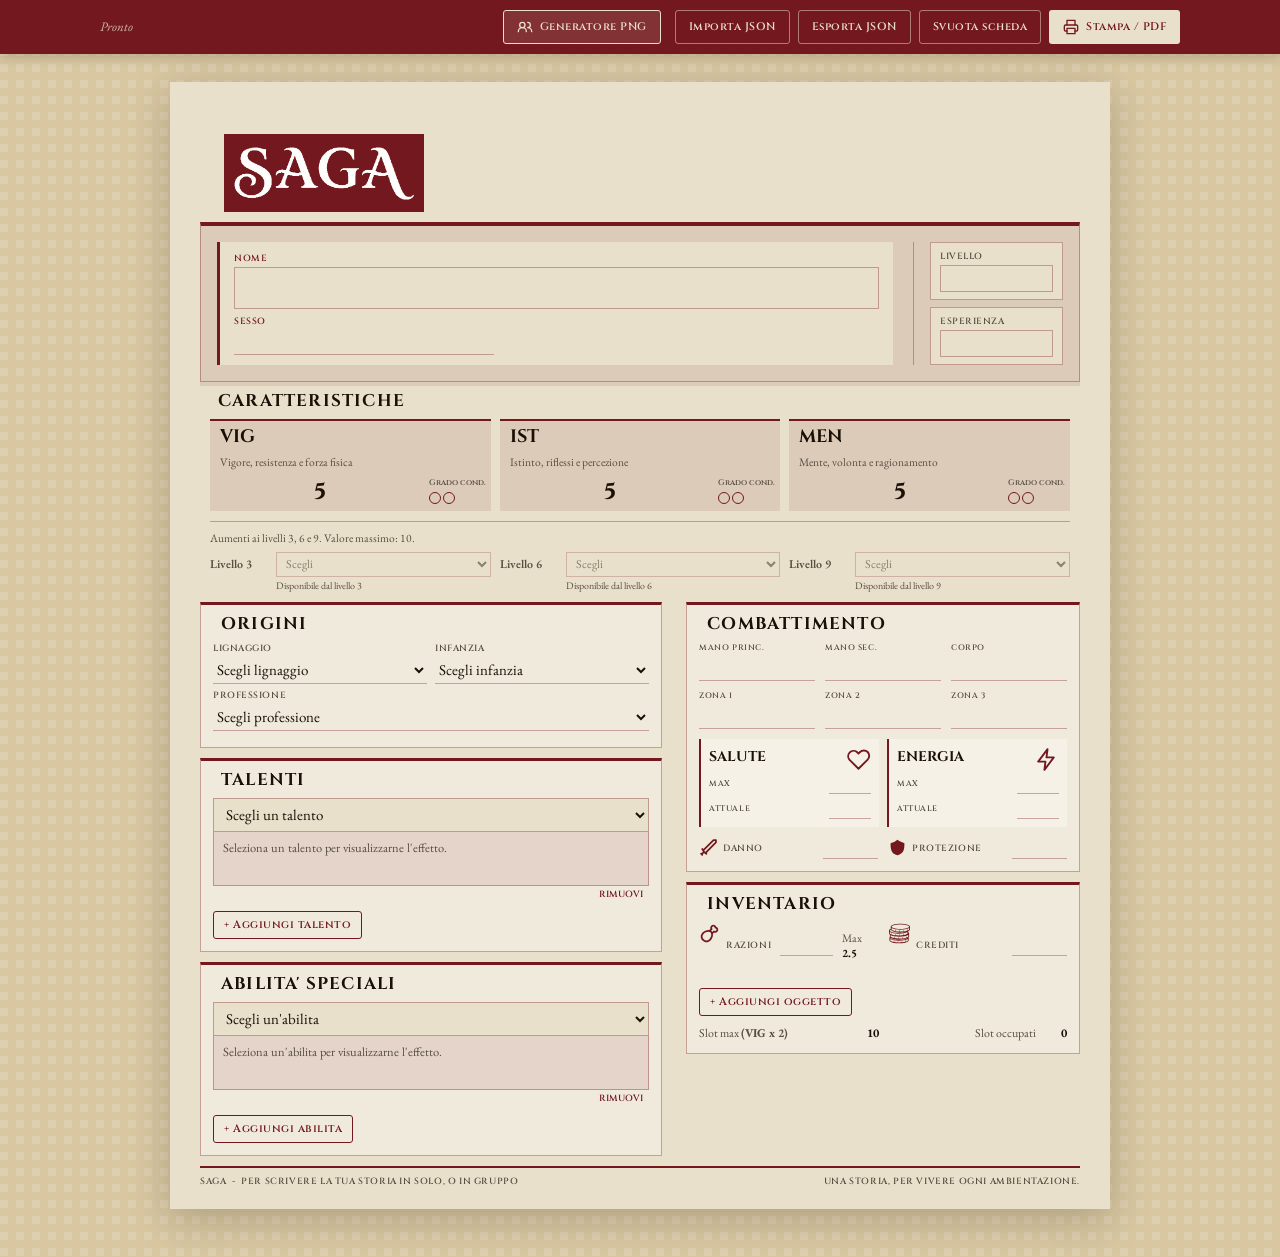
<file: index.html>
<!doctype html>
<html lang="it">
<head>
  <meta charset="utf-8">
  <meta name="viewport" content="width=device-width, initial-scale=1">
  <meta name="theme-color" content="#73181F">
  <title>SAGA - Scheda personaggio</title>
  <link rel="preconnect" href="https://fonts.googleapis.com">
  <link rel="preconnect" href="https://fonts.gstatic.com" crossorigin>
  <link rel="stylesheet" href="style.css">
  <script src="app.js" defer></script>
</head>
<body class="page-scheda">
  <div class="topbar" aria-label="Azioni scheda">
    <span class="save-state" id="save-state" role="status">Pronto</span>
    <div class="topbar-actions">
      <a class="button button-quiet nav-switch" href="png-generator.html" title="Apri il generatore di PNG"><svg class="ic" viewBox="0 0 24 24" width="16" height="16" fill="none" stroke="currentColor" stroke-width="2" stroke-linecap="round" stroke-linejoin="round" aria-hidden="true"><path d="M14 19a6 6 0 0 0-12 0"/><circle cx="8" cy="9" r="4"/><path d="M22 19a6 6 0 0 0-6-6 4 4 0 0 0 0-8"/></svg><span>Generatore PNG</span></a>
      <button class="button button-quiet" id="import-json" type="button">Importa JSON</button>
      <button class="button button-quiet" id="export-json" type="button">Esporta JSON</button>
      <button class="button button-quiet" id="clear-sheet" type="button">Svuota scheda</button>
      <button class="button button-primary" id="print-sheet" type="button"><svg class="ic" viewBox="0 0 24 24" width="16" height="16" fill="none" stroke="currentColor" stroke-width="2" stroke-linecap="round" stroke-linejoin="round" aria-hidden="true"><path d="M6 9V2h12v7"/><path d="M6 18H4a2 2 0 0 1-2-2v-5a2 2 0 0 1 2-2h16a2 2 0 0 1 2 2v5a2 2 0 0 1-2 2h-2"/><rect width="12" height="8" x="6" y="14"/></svg>Stampa / PDF</button>
    </div>
  </div>
  <input id="import-json-input" type="file" accept="application/json" hidden>

  <main class="sheet" id="sheet">
    <header class="masthead">
      <div class="wordmark">
        <div class="logo-lockup"><img class="logo-image" src="SAGA_TEXT.png" alt="SAGA"></div>
      </div>
    </header>

    <section class="identity" aria-labelledby="identity-title">
      <h2 class="sr-only" id="identity-title">Identita</h2>
      <div class="identity-person">
        <label class="field field-name"><span>Nome</span><input data-field="Nome" type="text" autocomplete="off"></label>
        <label class="field field-sex"><span>Sesso</span><input data-field="Sesso" type="text"></label>
      </div>
      <div class="identity-progression">
        <label class="field"><span>Livello</span><input data-field="Livello" type="text" inputmode="numeric"></label>
        <label class="field"><span>Esperienza</span><input data-field="Esperienza" type="text" inputmode="numeric"></label>
      </div>
    </section>

    <section class="characteristics section-block" aria-labelledby="characteristics-title">
      <div class="section-heading">
        <span class="section-index"></span>
        <h2 id="characteristics-title">Caratteristiche</h2>
      </div>
      <div class="character-grid">
        <div class="character"><h2>VIG</h2><span class="character-description">Vigore, resistenza e forza fisica</span><div class="character-control"><input class="character-score" data-stat-score="vig" aria-label="Valore VIG" inputmode="numeric" value="5" readonly><div class="penalty-dots" aria-label="Grado condizione VIG"><button type="button" class="penalty-dot" data-stat-penalty="vig" data-penalty-index="1" data-field="VIG penalita 1" value="0" aria-label="Grado condizione VIG 1" aria-pressed="false"></button><button type="button" class="penalty-dot" data-stat-penalty="vig" data-penalty-index="2" data-field="VIG penalita 2" value="0" aria-label="Grado condizione VIG 2" aria-pressed="false"></button></div></div></div>
        <div class="character"><h2>IST</h2><span class="character-description">Istinto, riflessi e percezione</span><div class="character-control"><input class="character-score" data-stat-score="ist" aria-label="Valore IST" inputmode="numeric" value="5" readonly><div class="penalty-dots" aria-label="Grado condizione IST"><button type="button" class="penalty-dot" data-stat-penalty="ist" data-penalty-index="1" data-field="IST penalita 1" value="0" aria-label="Grado condizione IST 1" aria-pressed="false"></button><button type="button" class="penalty-dot" data-stat-penalty="ist" data-penalty-index="2" data-field="IST penalita 2" value="0" aria-label="Grado condizione IST 2" aria-pressed="false"></button></div></div></div>
        <div class="character"><h2>MEN</h2><span class="character-description">Mente, volonta e ragionamento</span><div class="character-control"><input class="character-score" data-stat-score="men" aria-label="Valore MEN" inputmode="numeric" value="5" readonly><div class="penalty-dots" aria-label="Grado condizione MEN"><button type="button" class="penalty-dot" data-stat-penalty="men" data-penalty-index="1" data-field="MEN penalita 1" value="0" aria-label="Grado condizione MEN 1" aria-pressed="false"></button><button type="button" class="penalty-dot" data-stat-penalty="men" data-penalty-index="2" data-field="MEN penalita 2" value="0" aria-label="Grado condizione MEN 2" aria-pressed="false"></button></div></div></div>
      </div>
      <div class="level-up-section" aria-label="Incrementi di caratteristica">
        <p class="level-up-note">Aumenti ai livelli 3, 6 e 9. Valore massimo: 10.</p>
        <div class="level-up-grid">
          <label class="level-up"><span>Livello 3</span><select data-field="Aumento livello 3" data-level-up="3" aria-label="Caratteristica da aumentare al livello 3" disabled><option value="">Scegli</option><option value="vig">VIG</option><option value="ist">IST</option><option value="men">MEN</option></select><small data-level-up-status="3">Disponibile dal livello 3</small></label>
          <label class="level-up"><span>Livello 6</span><select data-field="Aumento livello 6" data-level-up="6" aria-label="Caratteristica da aumentare al livello 6" disabled><option value="">Scegli</option><option value="vig">VIG</option><option value="ist">IST</option><option value="men">MEN</option></select><small data-level-up-status="6">Disponibile dal livello 6</small></label>
          <label class="level-up"><span>Livello 9</span><select data-field="Aumento livello 9" data-level-up="9" aria-label="Caratteristica da aumentare al livello 9" disabled><option value="">Scegli</option><option value="vig">VIG</option><option value="ist">IST</option><option value="men">MEN</option></select><small data-level-up-status="9">Disponibile dal livello 9</small></label>
        </div>
      </div>
    </section>

    <div class="main-grid">
      <div class="left-column">
        <section class="section-block origins" aria-labelledby="origins-title">
          <div class="section-heading"><span class="section-index"></span><h2 id="origins-title">Origini</h2></div>
          <div class="origins-fields">
            <label class="field"><span>Lignaggio</span><select data-field="Lignaggio" class="origin-select"><option value="">Scegli lignaggio</option><option value="Nomade">Nomade</option><option value="Popolare">Popolare</option><option value="Discendente">Discendente</option><option value="Militare">Militare</option><option value="Dotto">Dotto</option><option value="Marginale">Marginale</option></select></label>
            <label class="field"><span>Infanzia</span><select data-field="Infanzia" class="origin-select"><option value="">Scegli infanzia</option><option value="Rigorosa">Rigorosa</option><option value="Vita di strada">Vita di strada</option><option value="Adottato">Adottato</option><option value="Isolato">Isolato</option><option value="Protetto">Protetto</option><option value="Cresciuto in guerra">Cresciuto in guerra</option></select></label>
            <label class="field field-profession"><span>Professione</span><select data-field="Professione" class="origin-select"><option value="">Scegli professione</option><option value="Esploratore">Esploratore</option><option value="Mercenario">Mercenario</option><option value="Erudito">Erudito</option><option value="Furfante">Furfante</option><option value="Guaritore">Guaritore</option><option value="Artigiano/Inventore">Artigiano/Inventore</option></select></label>
          </div>
        </section>

        <section class="section-block talents" aria-labelledby="talents-title">
          <div class="section-heading"><span class="section-index"></span><h2 id="talents-title">Talenti</h2></div>
          <div class="talent-list" id="talent-list">
            <div class="talent-row" data-talent-row>
              <select data-field="Talento 1" data-talent-select class="talent-select" aria-label="Scegli talento 1"><option value="">Scegli un talento</option></select>
              <input data-field="Talento 1 effetto" data-talent-note type="hidden">
              <p class="talent-description">Seleziona un talento per visualizzarne l'effetto.</p>
              <button class="remove-entry" type="button" data-remove-talent aria-label="Rimuovi talento 1">Rimuovi</button>
            </div>
          </div>
          <button class="button add-talent" id="add-talent" type="button">+ Aggiungi talento</button>
        </section>

        <section class="section-block abilities" aria-labelledby="abilities-title">
          <div class="section-heading"><span class="section-index"></span><h2 id="abilities-title">Abilita' speciali</h2></div>
          <div class="ability-list" id="ability-list">
            <div class="ability-row" data-ability-row>
              <select data-field="Abilita speciale 1" data-ability-select class="ability-select" aria-label="Scegli abilita speciale 1">
                <option value="">Scegli un'abilita</option>
                <option value="Groviglio">Groviglio</option><option value="Attacco speciale">Attacco speciale</option><option value="Blocco">Blocco</option><option value="Comando">Comando</option><option value="Confusione">Confusione</option><option value="Scudo">Scudo</option><option value="Cura Ferite">Cura Ferite</option><option value="Paura">Paura</option><option value="Duplice immagine">Duplice immagine</option><option value="Velocita">Velocita</option><option value="Arma potenziata">Arma potenziata</option><option value="Nube di Nebbia">Nube di Nebbia</option><option value="Pacificare">Pacificare</option><option value="Luce">Luce</option><option value="Ragnatela">Ragnatela</option><option value="Illusione">Illusione</option><option value="Sonno">Sonno</option><option value="Telecinesi">Telecinesi</option><option value="Telepatia">Telepatia</option><option value="Trauma">Trauma</option>
              </select>
              <p class="ability-description">Seleziona un'abilita per visualizzarne l'effetto.</p>
              <button class="remove-entry" type="button" data-remove-ability aria-label="Rimuovi abilita 1">Rimuovi</button>
            </div>
          </div>
          <button class="button add-talent add-ability" id="add-ability" type="button">+ Aggiungi abilita</button>
        </section>


      </div>

      <div class="right-column">
        <section class="section-block combat" aria-labelledby="combat-title">
          <div class="section-heading"><span class="section-index"></span><h2 id="combat-title">Combattimento</h2></div>
          <div class="equipment-grid">
            <label class="field equipment"><span>Mano princ.</span><input data-field="Mano principale" type="text"></label>
            <label class="field equipment"><span>Mano sec.</span><input data-field="Mano secondaria" type="text"></label>
            <label class="field equipment"><span>Corpo</span><input data-field="Corpo" type="text"></label>
            <label class="field equipment"><span>Zona 1</span><input data-field="Zona 1" type="text"></label>
            <label class="field equipment"><span>Zona 2</span><input data-field="Zona 2" type="text"></label>
            <label class="field equipment"><span>Zona 3</span><input data-field="Zona 3" type="text"></label>
          </div>
          <div class="resource-grid">
            <div class="resource"><svg class="resource-icon" viewBox="0 0 24 24" aria-hidden="true"><path d="M20.8 4.8a5.2 5.2 0 0 0-7.3 0L12 6.3l-1.5-1.5a5.2 5.2 0 0 0-7.3 7.3L12 20.9l8.8-8.8a5.2 5.2 0 0 0 0-7.3Z"></path></svg><span class="resource-name">Salute</span><label><span>Max</span><input data-field="Salute massimo" type="text" inputmode="numeric"></label><label><span>Attuale</span><input data-field="Salute attuale" type="text" inputmode="numeric"></label></div>
            <div class="resource energy-resource"><svg class="resource-icon" viewBox="0 0 24 24" aria-hidden="true"><path d="m13 2-9 12h7l-1 8 9-12h-7l1-8Z"></path></svg><span class="resource-name">Energia</span><label><span>Max</span><input data-field="Energia massimo" type="text" inputmode="numeric"></label><label><span>Attuale</span><input data-field="Energia attuale" type="text" inputmode="numeric"></label></div>
          </div>
          <div class="combat-values">
            <label class="field compact combat-value"><span><svg class="combat-icon" viewBox="0 0 16 16" aria-hidden="true"><path d="m2.75 9.25 1.5 2.5 2 1.5m-4.5 0 1 1m1.5-2.5-1.5 1.5m3-1 8.5-8.5v-2h-2l-8.5 8.5"></path></svg>Danno</span><input data-field="Danno" type="text"></label>
            <label class="field compact combat-value"><span><svg class="combat-icon" viewBox="0 0 24 24" aria-hidden="true"><path d="M20.237 6.289C17.142 5.256 13.36 3.3 12.55 2.474a.748.748 0 0 0-.529-.224.82.82 0 0 0-.532.216A20.312 20.312 0 0 1 3.8 6.409a.749.749 0 0 0-.546.721c0 8.232 1.279 12.515 8.545 14.591a.746.746 0 0 0 .412 0C19.517 19.632 20.75 15.492 20.75 7a.75.75 0 0 0-.513-.711Z"></path><path d="M12 20.219c-6-1.777-7.2-4.9-7.249-12.529a22.815 22.815 0 0 0 7.278-3.7 33.74 33.74 0 0 0 7.219 3.545C19.2 15.281 18.012 18.439 12 20.219Z"></path></svg>Protezione</span><input data-field="Protezione" type="text"></label>
          </div>
        </section>
                <section class="section-block inventory" aria-labelledby="inventory-title">
          <div class="section-heading"><span class="section-index"></span><h2 id="inventory-title">Inventario</h2></div>
          <div class="inventory-meta">
            <label class="field compact resource-field"><span><svg class="inventory-icon" viewBox="0 0 24 24" aria-hidden="true"><path fill="currentColor" fill-rule="evenodd" d="M11.1792761 10.0089144C9.3857721 9.8086768 7.07299854 10.6085465 5.47667412 12.2077121C3.48343099 14.204503 3.54879682 16.6859789 5.42668828 18.5672127C7.30457973 20.4484465 9.78164682 20.5139287 11.7748899 18.5171379C13.3509061 16.9383166 14.1492183 14.6593166 13.9769254 12.8732082C13.8987291 12.0622975 13.6206011 11.3526688 13.1245076 10.8556923C12.6424991 10.3728259 11.9600987 10.0960901 11.1792761 10.0089144ZM15.1810701 10.2501896 16.9944222 8.43361006 17.6758441 8.88587272C18.2647143 9.27670879 19.0564377 9.20138579 19.5630483 8.69387349C20.1488348 8.10704443 20.1488348 7.15560655 19.5630483 6.5687775C19.3295734 6.33488702 19.0345086 6.1891686 18.7153647 6.14373067L17.9717082 6.03785395 17.8660196 5.29287388C17.8206628 4.973162 17.6752029 4.67757198 17.441728 4.44368151C16.8559415 3.85685245 15.9061941 3.85685245 15.3204076 4.44368151C14.813797 4.9511937 14.7386081 5.74432636 15.1287495 6.33424473L15.5802087 7.01687939 13.7753518 8.8249486C14.0490649 9.00103142 14.3045574 9.20556479 14.5381304 9.4395535C14.7848577 9.68671989 14.9987769 9.95838781 15.1810701 10.2501896ZM11.7106931 8.05982086 13.0835999 6.68447047C12.6398266 5.43768457 12.9292649 4.00561884 13.9061941 3.02695084C15.2730291 1.65768305 17.4891065 1.65768305 18.8559415 3.02695084C19.2284937 3.40016611 19.5064463 3.84475891 19.6782931 4.32823159C20.1609068 4.50038424 20.6047097 4.77883157 20.9772619 5.15204684C22.3440969 6.52131463 22.3440969 8.74133636 20.9772619 10.1106041C20.0003327 11.0892721 18.5708113 11.3792255 17.3262406 10.9346625L15.9255864 12.3378096C16.2987049 14.8358602 15.2507577 17.8642613 13.1848122 19.9338839C10.3939526 22.7297109 6.65437776 22.6308538 4.01232238 19.984096C1.370267 17.3373381 1.27158561 13.5911074 4.06244527 10.7952804C6.14656053 8.7074557 9.20465929 7.65745829 11.7106931 8.05982086Z"/></svg>Razioni</span><input data-field="Razioni" type="text" inputmode="numeric"><small>Max <output id="rations-max">-</output></small></label>
            <label class="field compact resource-field"><span><svg class="inventory-icon" viewBox="0 -1.5 48 48" aria-hidden="true"><path fill="currentColor" d="M320.857 468.479c-4.328-1.088-6.981-2.637-7.673-4.478H313v-7a3.265 3.265 0 0 1 1-2.257V450.1a4.711 4.711 0 0 1-1.816-2.1H312v-7c0-1.619 1.345-3.033 4-4.2V432c0-4.6 11.068-7 22-7s22 2.4 22 7v7h-.181c-.448 1.205-1.727 2.278-3.819 3.2v2.7a3.9 3.9 0 0 1 2 3.1v7h-.185a3.856 3.856 0 0 1-.895 1.337A2.92 2.92 0 0 1 357 457v7h-.184c-.692 1.841-3.346 3.39-7.673 4.478a66.515 66.515 0 0 1-28.286 0ZM334.88 468h.239c2.036 0 4.011-.087 5.881-.243V465h1v2.665A41.213 41.213 0 0 0 350.59 466H350v-3h1v2.861a16.562 16.562 0 0 1 1.762-.729A13.1 13.1 0 0 0 355 463.919V460.1a22.359 22.359 0 0 1-8.331 2.911 69.635 69.635 0 0 1-23.337 0A22.358 22.358 0 0 1 315 460.1v3.815a13.378 13.378 0 0 0 2.231 1.21 24.543 24.543 0 0 0 5.769 1.8V464h1v3.119a60.16 60.16 0 0 0 8 .822V465h1v2.974Q333.93 468 334.88 468ZM315 457c0 2.088 7.609 5 20 5a56.889 56.889 0 0 0 13.557-1.427c2.923-.724 5.041-1.652 5.962-2.613C350.6 459.864 343.678 461 336 461a64.428 64.428 0 0 1-12.541-1.156c-3.944-.813-6.809-1.993-8.284-3.412A1.111 1.111 0 0 0 315 457Zm20.88 2h.239c2.036 0 4.011-.087 5.881-.243V456h1v2.665a43.03 43.03 0 0 0 8-1.478V455h1v1.86a16.579 16.579 0 0 0 1.762-.728A13.209 13.209 0 0 0 356 454.919V451.1a22.346 22.346 0 0 1-8.331 2.912 69.64 69.64 0 0 1-23.338 0 24.04 24.04 0 0 1-7.914-2.638c-.125-.051-.257-.108-.418-.177v3.718a13.162 13.162 0 0 0 2.231 1.21 24.543 24.543 0 0 0 5.769 1.8V455h1v3h-.642a58.75 58.75 0 0 0 8.643.941V456h1v2.974Q334.93 459 335.88 459Zm-2-7h.239q.949 0 1.88-.026V449h1v2.941a58.734 58.734 0 0 0 8.646-.941H345v-3h1v2.93a24.484 24.484 0 0 0 5.777-1.806A13.171 13.171 0 0 0 354 447.918V444.1a22.352 22.352 0 0 1-8.331 2.912 69.635 69.635 0 0 1-23.337 0A22.36 22.36 0 0 1 314 444.1v3.814a13.127 13.127 0 0 0 2.218 1.205 16.543 16.543 0 0 0 1.781.737V447h1v3.186a43.042 43.042 0 0 0 8 1.478V449h1v2.756C329.869 451.913 331.844 452 333.88 452Zm20.572-2.237c1.012-.6 1.547-1.207 1.547-1.762h-.184A4.3 4.3 0 0 1 354.452 449.762ZM314 441c0 2.088 7.609 5 20 5a51.442 51.442 0 0 0 15.336-1.925A66.045 66.045 0 0 1 338 445a60.165 60.165 0 0 1-14.234-1.544c-4.278-1.088-6.9-2.628-7.583-4.457H316v-.012C314.709 439.658 314 440.369 314 441Zm23.881 2h.239c2.035 0 4.01-.087 5.88-.243V440h1v2.665A41.228 41.228 0 0 0 353.588 441H353v-3h1v2.859a16.568 16.568 0 0 0 1.775-.734A13.092 13.092 0 0 0 358 438.918V435.1c-3.675 2.569-11.875 3.9-20 3.9s-16.325-1.328-20-3.9v3.815a13.107 13.107 0 0 0 2.226 1.207 24.5 24.5 0 0 0 5.774 1.8V439h1v3.119a60.154 60.154 0 0 0 8 .821V440h1v2.974Q336.93 443 337.881 443ZM318 432c0 2.088 7.609 5 20 5s20-2.912 20-5-7.609-5-20-5-20 2.912-20 5Z" transform="translate(-312 -425)"/></svg>Crediti</span><input data-field="Crediti" type="text" inputmode="numeric"></label>
          </div>
          <div class="inventory-list" id="inventory-list" aria-live="polite"></div>
          <button class="button add-talent add-inventory" id="add-inventory" type="button">+ Aggiungi oggetto</button>
          <div class="slot-summary" id="slot-summary"><span>Slot max <b>(<span data-vig-label>VIG</span> x 2)</b></span><output id="slot-max">-</output><span class="slot-used-label">Slot occupati</span><output id="slot-used">0</output></div>
        </section>
      </div>
    </div>
    <footer class="sheet-footer"><span>SAGA <i>-</i> Per scrivere la tua storia in solo, o in gruppo</span><span>Una storia, per vivere ogni ambientazione.</span></footer>
  </main>
</body>
</html>
</file>
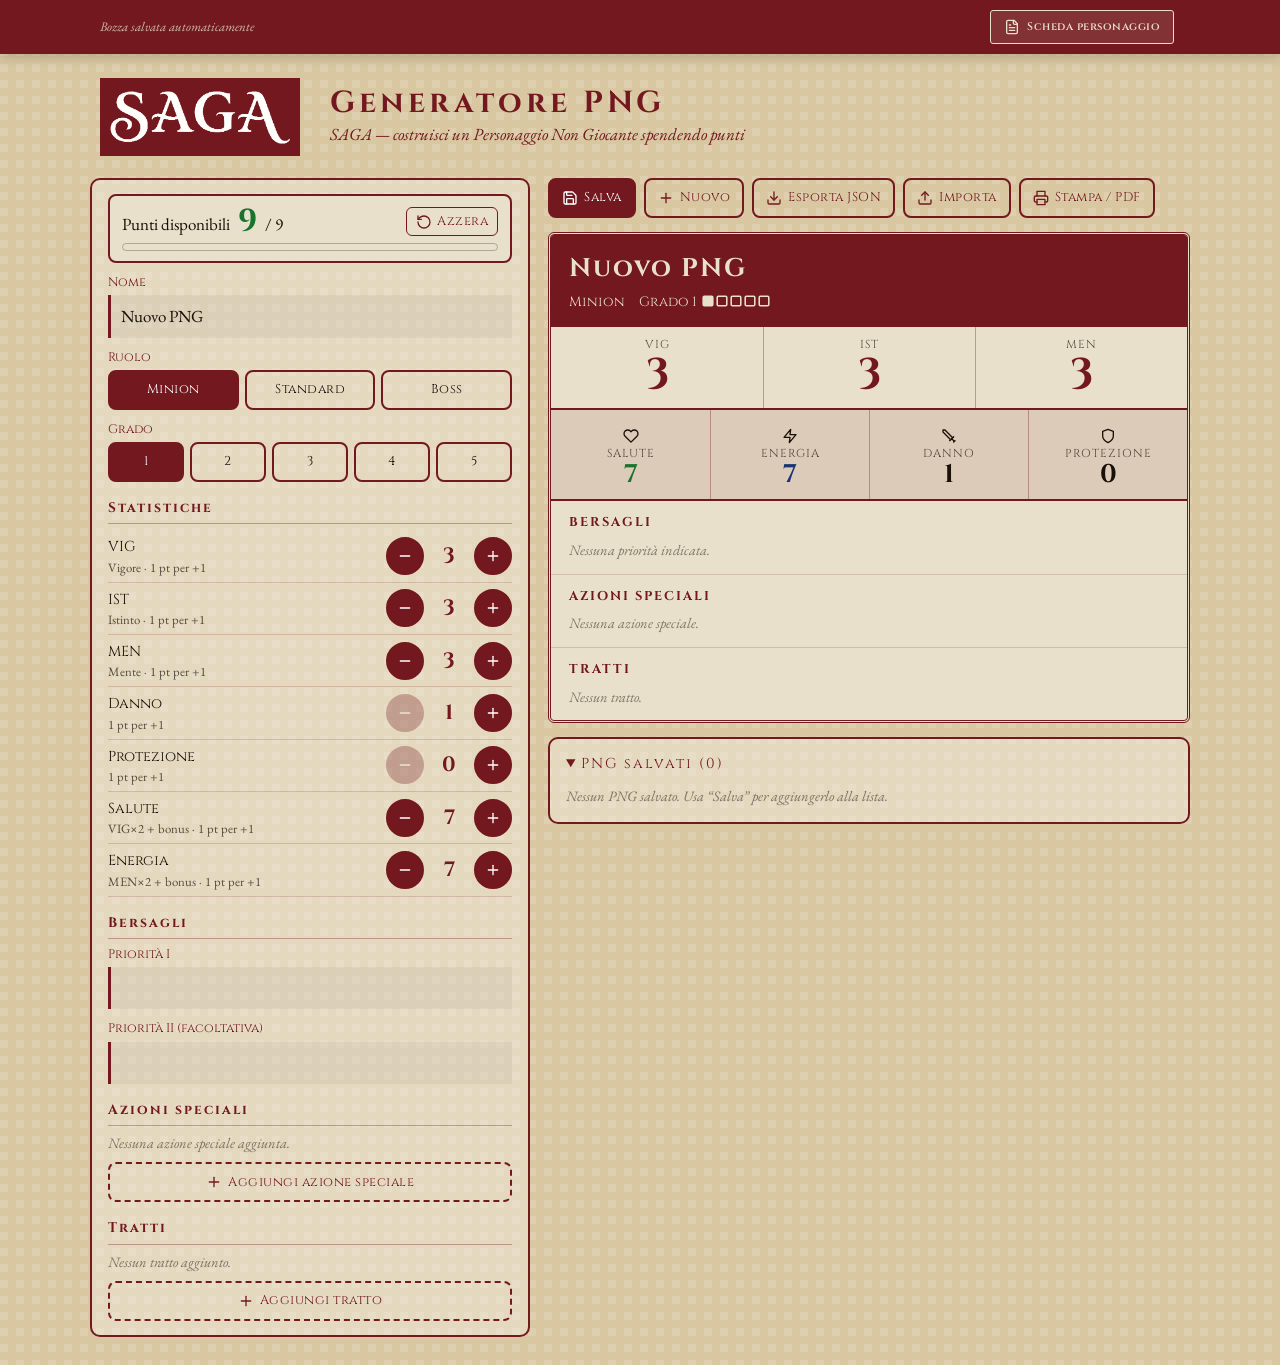
<file: png-generator.html>
<!DOCTYPE html>
<html lang="it">
<head>
<meta charset="UTF-8">
<meta name="viewport" content="width=device-width,initial-scale=1">
<meta name="theme-color" content="#73181F">
<title>SAGA — Generatore PNG</title>
<link rel="preconnect" href="https://fonts.googleapis.com">
<link rel="preconnect" href="https://fonts.gstatic.com" crossorigin>
<link rel="stylesheet" href="style.css">
</head>
<body class="page-png">
<div class="topbar" aria-label="Navigazione">
  <span class="save-state" id="draft-state" role="status">Pronto</span>
  <div class="topbar-actions">
    <a class="button button-quiet nav-switch" href="index.html" title="Torna alla scheda personaggio"><svg class="ic" viewBox="0 0 24 24" width="16" height="16" fill="none" stroke="currentColor" stroke-width="2" stroke-linecap="round" stroke-linejoin="round" aria-hidden="true"><path d="M15 2H6a2 2 0 0 0-2 2v16a2 2 0 0 0 2 2h12a2 2 0 0 0 2-2V7Z"/><path d="M14 2v4a2 2 0 0 0 2 2h4"/><path d="M10 9H8"/><path d="M16 13H8"/><path d="M16 17H8"/></svg><span>Scheda personaggio</span></a>
  </div>
</div>
<header class="top">
  <div class="logo-lockup"><img class="logo-image" src="SAGA_TEXT.png" alt="SAGA"></div>
  <div>
    <h1>Generatore PNG</h1>
    <p class="sub">SAGA — costruisci un Personaggio Non Giocante spendendo punti</p>
  </div>
</header>
<main class="app">
  <section class="panel" id="editor" aria-label="Costruzione del PNG">
    <div id="points" class="points" aria-live="polite"></div>
    <div id="form"></div>
  </section>
  <section class="side">
    <div class="toolbar" id="toolbar"></div>
    <article id="sheet" class="sheet" aria-label="Scheda del PNG"></article>
    <details class="panel saved" open>
      <summary>PNG salvati <span id="count"></span></summary>
      <div id="list"></div>
    </details>
  </section>
</main>
<input type="file" id="file" accept=".json" hidden>
<div id="toast" class="toast" role="status"></div>
<script src="png-generator.js"></script>
</body>
</html>
</file>
<file: style.css>
/* =========================================================================
   SAGA — style.css
   Foglio di stile unico per:
     · index.html          (scheda personaggio) → <body class="page-scheda">
     · png-generator.html  (generatore PNG)     → <body class="page-png">
   Struttura: 1 font · 2 token · 3 base condivisa · 4 componenti condivisi
              5 pagina scheda · 6 pagina PNG · 7 stampa
   Stampa: sempre a 3 colori (burgundy, bianco, nero), vedi sezione 7.
   Le regole di pagina sono limitate dalla classe sul <body>: .sheet,
   .combat e gli elementi base esistono in entrambe le pagine con
   significati diversi e non devono sovrascriversi.
   ========================================================================= */

/* ---------- 1. FONT ---------- */
@import url('https://fonts.googleapis.com/css2?family=Cinzel:wght@400;600;700&family=EB+Garamond:ital,wght@0,400;0,500;0,600;1,400&display=swap');

/* ---------- 2. TOKEN ---------- */
:root {
  color-scheme: light;
  /* palette (da png-generator.css) */
  --perg: #e9e0cc;      /* pergamena chiara: carta */
  --perg2: #d8c7a1;     /* pergamena scura: sfondo pagina */
  --burgundy: #73181F;
  --ink: #1a1007;
  --ok: #18732D;
  --blu: #1a3473;
  --bad: #c0392b;
  /* derivati */
  --muted: #584e42;
  --line: rgba(115, 24, 31, .35);
  --line-soft: rgba(115, 24, 31, .18);
  --tint: rgba(115, 24, 31, .1);
  --panel: rgba(255, 255, 255, .3);
  --shadow: rgba(26, 16, 7, .22);
  /* tipografia */
  --serif: 'EB Garamond', 'Times New Roman', Georgia, serif;
  --display: 'Cinzel', 'Times New Roman', serif;
  --topbar-h: 54px;
}

/* ---------- 3. BASE CONDIVISA ---------- */
* { box-sizing: border-box; }
body {
  margin: 0;
  color: var(--ink);
  background-color: var(--perg2);
  background-image: linear-gradient(135deg, rgba(255, 255, 255, .14) 25%, transparent 25%), linear-gradient(315deg, rgba(255, 255, 255, .14) 25%, transparent 25%);
  background-position: 0 0, 8px 8px;
  background-size: 16px 16px;
  font-family: var(--serif);
}
button, input, textarea, select { font: inherit; }
.sr-only { position: absolute; width: 1px; height: 1px; overflow: hidden; clip: rect(0, 0, 0, 0); white-space: nowrap; }
.ic { flex-shrink: 0; vertical-align: middle; }

/* ---------- 4. COMPONENTI CONDIVISI ---------- */
/* barra superiore (identica nelle due pagine) */
.topbar {
  position: sticky;
  z-index: 20;
  top: 0;
  display: flex;
  min-height: var(--topbar-h);
  flex-wrap: wrap;
  align-items: center;
  justify-content: space-between;
  gap: 8px 16px;
  padding: 8px max(20px, calc((100vw - 1080px) / 2));
  color: var(--perg);
  background: var(--burgundy);
  box-shadow: 0 2px 12px var(--shadow);
  line-height: 1.3;
}
.save-state { font-size: 13px; font-style: italic; color: rgba(233, 224, 204, .8); }
.topbar-actions { display: flex; flex-wrap: wrap; gap: 8px; margin-left: auto; }

.button {
  min-height: 34px;
  padding: 0 13px;
  border: 1px solid transparent;
  border-radius: 3px;
  font-family: var(--display);
  font-size: 11px;
  font-weight: 600;
  letter-spacing: .5px;
  cursor: pointer;
}
.topbar .button { display: inline-flex; align-items: center; justify-content: center; gap: 7px; text-decoration: none; white-space: nowrap; }
.button-quiet { color: var(--perg); background: transparent; border-color: rgba(233, 224, 204, .5); }
.button-primary { color: var(--burgundy); background: var(--perg); }
.button:hover { filter: brightness(.94); }
.button:focus-visible { outline: 2px solid var(--burgundy); outline-offset: 2px; }
.topbar .button:focus-visible { outline-color: var(--perg); }
/* pulsante di passaggio tra le due pagine */
.nav-switch { background: rgba(233, 224, 204, .12); border-color: var(--perg); }
.topbar-actions .nav-switch { margin-right: 6px; }

/* logo (SAGA_TEXT.png) */
.logo-lockup { display: flex; align-items: baseline; gap: 10px; padding: 10px; }
.logo-image { display: block; width: 200px; height: auto; padding: 6px 8px; background: var(--burgundy); }

/* ---------- 5. PAGINA SCHEDA (index.html) ---------- */
.page-scheda { font-size: 15px; }
.page-scheda h1, .page-scheda h2, .page-scheda h3, .page-scheda p { margin: 0; }
.page-scheda .sheet {
  width: min(100% - 40px, 940px);
  min-height: 1120px;
  margin: 28px auto 48px;
  padding: 28px 30px 22px;
  background: var(--perg);
  box-shadow: 0 10px 38px var(--shadow);
}
.page-scheda .masthead { display: flex; min-height: 104px; align-items: center; justify-content: space-between; padding: 14px 14px 0; }
.page-scheda .eyebrow { color: var(--burgundy); font-size: 9px; font-weight: 700; letter-spacing: 1.15px; }
.page-scheda .separator { padding: 0 4px; color: var(--burgundy); }
.page-scheda h1 { margin-top: -3px; font-family: var(--display); font-size: 64px; font-weight: 700; line-height: .9; letter-spacing: 0; }
.page-scheda .edition-mark { display: flex; align-items: center; gap: 8px; color: var(--muted); font-size: 9px; font-weight: 700; letter-spacing: .8px; }
.page-scheda .mark-dot { width: 9px; height: 9px; border-radius: 50%; background: var(--burgundy); }

.page-scheda .identity {
  display: grid;
  grid-template-columns: minmax(0, 1fr) 150px;
  gap: 20px;
  padding: 16px;
  border: 1px solid var(--line);
  border-top: 4px solid var(--burgundy);
  background: var(--tint);
  box-shadow: 0 4px 0 var(--tint);
}
.page-scheda .identity-person { display: grid; gap: 6px; padding: 10px 14px; background: var(--perg); border-left: 3px solid var(--burgundy); }
.page-scheda .identity-progression { display: grid; grid-template-rows: 1fr 1fr; gap: 7px; padding-left: 16px; border-left: 1px solid var(--line); }
.page-scheda .identity-person .field-name > span, .page-scheda .identity-person .field-sex > span { color: var(--burgundy); }
.page-scheda .identity-person .field-name input { height: 42px; padding: 0 10px; border: 1px solid var(--line); background: var(--perg); font-family: var(--display); font-size: 24px; }
.page-scheda .identity-person .field-sex { max-width: 260px; }
.page-scheda .identity-person .field-sex input { height: 25px; padding: 0 8px; border: 0; border-bottom: 1px solid var(--line); }
.page-scheda .identity-progression .field { flex-direction: column; align-items: stretch; gap: 3px; padding: 7px 9px; border: 1px solid var(--line); background: var(--perg); }
.page-scheda .identity-progression input { width: 100%; height: 27px; padding: 0 8px; border: 1px solid var(--line); background: var(--perg); font-weight: 700; }

.page-scheda .field { display: flex; min-width: 0; flex-direction: column; gap: 3px; }
.page-scheda .field > span, .page-scheda .resource label > span { color: var(--muted); font-family: var(--display); font-size: 9px; font-weight: 600; letter-spacing: .55px; text-transform: uppercase; }
.page-scheda input, .page-scheda textarea, .page-scheda select {
  min-width: 0;
  color: var(--ink);
  background: transparent;
  border: 0;
  border-bottom: 1px solid var(--line);
  border-radius: 0;
  outline: none;
}
.page-scheda input:focus, .page-scheda textarea:focus, .page-scheda select:focus { border-color: var(--burgundy); box-shadow: 0 1px 0 var(--burgundy); }
.page-scheda select { height: 27px; padding: 2px 20px 2px 0; border: 0; border-bottom: 1px solid var(--line); border-radius: 0; color: var(--ink); background-color: transparent; cursor: pointer; }
.page-scheda .identity input { height: 27px; }
.page-scheda .field-name input { font-weight: 700; }
.page-scheda .section-block { min-width: 0; }
.page-scheda .characteristics { padding: 10px; }
.page-scheda .section-heading { display: flex; align-items: baseline; gap: 8px; margin-bottom: 10px; }
.page-scheda .section-index { color: var(--burgundy); font-family: var(--display); font-size: 12px; font-weight: 700; }
.page-scheda .section-heading h2 { font-family: var(--display); font-size: 17px; font-weight: 700; letter-spacing: 1.2px; line-height: 1; text-transform: uppercase; }
.page-scheda .heading-note { margin-left: auto; color: var(--muted); font-size: 11px; }

.page-scheda .character-grid { display: grid; grid-template-columns: repeat(3, minmax(0, 1fr)); gap: 9px; }
.page-scheda .character {
  display: flex;
  min-height: 92px;
  flex-direction: column;
  align-items: stretch;
  justify-content: space-between;
  padding: 6px 10px 6px;
  overflow: hidden;
  background: var(--tint);
  border-top: 2px solid var(--burgundy);
}
.page-scheda .character h2 { font-family: var(--display); font-size: 18px; font-weight: 700; line-height: 1.1; }
.page-scheda .character-name { width: 100%; height: 16px; padding: 0; border: 0; color: var(--burgundy); font-size: 12px; font-weight: 700; letter-spacing: .6px; }
.page-scheda .character-name:focus { box-shadow: none; border-bottom: 1px solid var(--burgundy); }
.page-scheda .character-description { color: var(--muted); font-size: 11.5px; line-height: 1.2; }
.page-scheda .character-score { width: 100%; height: 26px; padding: 0; border: 0; font-family: var(--display); font-size: 22px; font-weight: 700; text-align: center; }
.page-scheda .character-score:focus { box-shadow: none; border-bottom: 1px solid var(--burgundy); }
.page-scheda .character-score[readonly] { cursor: default; }
.page-scheda .character-control { display: flex; align-items: end; justify-content: space-between; gap: 8px; }
.page-scheda .penalty-dots { display: grid; grid-template-columns: repeat(4, 10px); justify-content: end; gap: 4px; padding-bottom: 1px; }
.page-scheda .penalty-dots::before { content: 'Grado cond.'; grid-column: 1 / -1; text-align: right; color: var(--muted); font-family: var(--display); font-size: 8px; font-weight: 600; white-space: nowrap; }
.page-scheda .penalty-dot { width: 12px; height: 12px; padding: 0; border: 1px solid var(--burgundy); border-radius: 50%; background: transparent; cursor: pointer; }
.page-scheda .penalty-dot.is-active { background: var(--burgundy); box-shadow: inset 0 0 0 2px rgba(26, 16, 7, .28); }

.page-scheda .level-up-section { margin-top: 10px; padding-top: 8px; border-top: 1px solid var(--line); }
.page-scheda .level-up-note { margin-bottom: 7px; color: var(--muted); font-size: 11.5px; }
.page-scheda .level-up-grid { display: grid; grid-template-columns: repeat(3, minmax(0, 1fr)); gap: 9px; }
.page-scheda .level-up { display: grid; grid-template-columns: 58px minmax(0, 1fr); align-items: center; gap: 3px 8px; }
.page-scheda .level-up > span { color: var(--muted); font-size: 12px; font-weight: 600; }
.page-scheda .level-up select { width: 100%; height: 25px; padding: 2px 18px 2px 5px; border: 1px solid var(--line); background: var(--perg); font-size: 12px; }
.page-scheda .level-up select:disabled { color: var(--muted); cursor: not-allowed; opacity: .65; }
.page-scheda .level-up small { grid-column: 2; color: var(--muted); font-size: 10px; line-height: 1.2; }

.page-scheda .main-grid { display: grid; grid-template-columns: 1.08fr .92fr; gap: 24px; }
.page-scheda .left-column, .page-scheda .right-column { display: flex; min-width: 0; flex-direction: column; gap: 10px; }
.page-scheda .main-grid .section-block { padding: 10px 12px 12px; border: 1px solid var(--line); border-top: 3px solid var(--burgundy); background: var(--panel); }
.page-scheda .origins-fields { display: grid; grid-template-columns: repeat(2, minmax(0, 1fr)); gap: 5px 8px; margin-bottom: 4px; }
.page-scheda .origins-fields .field-profession { grid-column: 1 / -1; }
.page-scheda textarea { display: block; width: 100%; padding: 6px 0; resize: vertical; line-height: 1.5; background-image: repeating-linear-gradient(to bottom, transparent 0, transparent 22px, var(--line-soft) 23px); background-position: 0 5px; }
.page-scheda textarea[rows="4"] { min-height: 92px; }
.page-scheda textarea[rows="5"] { min-height: 112px; }
.page-scheda .ability-select, .page-scheda .talent-select { display: block; width: 100%; height: 34px; padding: 4px 8px; border: 1px solid var(--line); background-color: var(--perg); }
.page-scheda .ability-description, .page-scheda .talent-description { min-height: 54px; margin-top: 9px; padding: 8px 9px; color: var(--muted); background: var(--tint); font-size: 12.5px; line-height: 1.35; }
.page-scheda .ability-list, .page-scheda .talent-list { display: grid; gap: 9px; }
.page-scheda .ability-row, .page-scheda .talent-row { display: grid; grid-template-columns: 1fr; gap: 0; }
.page-scheda .ability-row .ability-description, .page-scheda .talent-row .talent-description { margin-top: 0; border: 1px solid var(--line); border-top: 0; }
.page-scheda .add-talent { min-height: 28px; margin-top: 9px; padding: 0 10px; color: var(--burgundy); background: transparent; border-color: var(--burgundy); }
.page-scheda .remove-entry { grid-column: 1 / -1; justify-self: end; padding: 2px 6px; border: 0; color: var(--burgundy); background: transparent; font-family: var(--display); font-size: 9px; font-weight: 600; cursor: pointer; text-transform: uppercase; }
.page-scheda .remove-entry:hover { text-decoration: underline; }
.page-scheda .progress-row { display: grid; grid-template-columns: .7fr 1.3fr; gap: 14px; margin: 1px 0 8px; }
.page-scheda .field.compact { flex-direction: row; align-items: center; justify-content: space-between; gap: 9px; }
.page-scheda .field.compact > span { flex: 0 0 auto; }
.page-scheda .field.compact input { width: 55px; height: 22px; text-align: right; }

.page-scheda .inventory-meta { display: grid; grid-template-columns: 1fr 1fr; gap: 10px 12px; margin: 2px 0 10px; }
.page-scheda .resource-field { position: relative; min-height: 47px; padding-left: 27px; }
.page-scheda .resource-field > span { display: flex; align-items: center; gap: 5px; }
.page-scheda .resource-field small { color: var(--muted); font-size: 11.5px; }
.page-scheda .resource-field small output { color: var(--ink); font-weight: 700; }
.page-scheda .inventory-icon { position: absolute; top: 1px; left: 0; width: 21px; height: 21px; fill: currentColor; color: var(--burgundy); stroke: none; }
.page-scheda .inventory-list { display: grid; gap: 8px; }
.page-scheda .inventory-row { display: grid; grid-template-columns: minmax(0, 1fr) 54px 45px auto; gap: 7px; align-items: center; padding: 7px 0; border-bottom: 1px solid var(--line); }
.page-scheda .inventory-row select, .page-scheda .inventory-row input { width: 100%; height: 27px; padding: 3px 5px; border: 1px solid var(--line); background: rgba(255, 255, 255, .5); }
.page-scheda .inventory-quantity { position: relative; display: flex; align-items: center; gap: 4px; }
.page-scheda .inventory-quantity small, .page-scheda .inventory-weight small { color: var(--muted); font-family: var(--display); font-size: 8px; font-weight: 600; text-transform: uppercase; }
.page-scheda .inventory-quantity input { width: 38px; }
.page-scheda .inventory-weight { display: flex; align-items: center; gap: 4px; justify-content: flex-end; }
.page-scheda .inventory-row output { color: var(--ink); font-size: 13px; font-weight: 700; text-align: right; }
.page-scheda .inventory-row p { grid-column: 1 / 4; color: var(--muted); font-size: 12.5px; line-height: 1.3; }
.page-scheda .inventory-row .remove-entry { grid-column: 4; grid-row: 2; }
.page-scheda .add-inventory { display: block; }
.page-scheda .capacity { grid-column: 1 / -1; display: flex; align-items: center; justify-content: space-between; padding: 7px 9px; color: var(--burgundy); background: var(--tint); font-size: 12px; }
.page-scheda .capacity output, .page-scheda .slot-summary output { font-weight: 700; font-variant-numeric: tabular-nums; }
.page-scheda .table-wrap { overflow-x: auto; }
.page-scheda table { width: 100%; border-collapse: collapse; table-layout: fixed; }
.page-scheda th { padding: 5px 4px; color: var(--muted); background: var(--panel); font-family: var(--display); font-size: 9px; font-weight: 600; text-align: left; text-transform: uppercase; }
.page-scheda th:first-child { width: 54%; }
.page-scheda th:nth-child(2) { width: 14%; }
.page-scheda th:nth-child(3) { width: 14%; }
.page-scheda th:nth-child(4) { width: 18%; }
.page-scheda td { height: 29px; border-bottom: 1px solid var(--line); }
.page-scheda td input { width: 100%; height: 26px; padding: 2px 4px; border: 0; font-size: 13px; }
.page-scheda .slot-summary { display: grid; grid-template-columns: 1fr auto 1fr auto; align-items: center; gap: 8px; margin-top: 9px; color: var(--muted); font-size: 12px; }
.page-scheda .slot-summary output { min-width: 23px; color: var(--ink); text-align: right; }
.page-scheda .slot-summary.slot-warning { color: var(--burgundy); background: var(--tint); }
.page-scheda .slot-summary.slot-warning output { color: var(--burgundy); }
.page-scheda .slot-summary.slot-over { color: var(--perg); background: var(--burgundy); }
.page-scheda .slot-summary.slot-over output { color: var(--perg); }
.page-scheda .slot-used-label { text-align: right; }

.page-scheda .equipment-grid { display: grid; grid-template-columns: repeat(3, minmax(0, 1fr)); gap: 9px 10px; }
.page-scheda .equipment input { height: 25px; }
.page-scheda .equipment > span { font-size: 8px; }
.page-scheda .resource-grid { display: grid; grid-template-columns: 1fr 1fr; gap: 8px; margin-top: 10px; }
.page-scheda .resource { position: relative; padding: 8px; background: var(--panel); border-left: 2px solid var(--burgundy); }
.page-scheda .energy-resource { border-left-color: var(--burgundy); }
.page-scheda .resource-icon { float: right; width: 25px; height: 25px; fill: none; stroke: var(--burgundy); stroke-linecap: round; stroke-linejoin: round; stroke-width: 1.8; }
.page-scheda .energy-resource .resource-icon { stroke: var(--burgundy); }
.page-scheda .resource-name { display: block; margin-bottom: 7px; font-family: var(--display); font-size: 14px; font-weight: 700; text-transform: uppercase; }
.page-scheda .resource label { display: flex; align-items: center; justify-content: space-between; gap: 5px; margin-top: 4px; }
.page-scheda .resource label > span { font-size: 8px; }
.page-scheda .resource input { width: 42px; height: 21px; text-align: right; }
.page-scheda .combat-values { display: grid; grid-template-columns: 1fr 1fr; gap: 10px; margin-top: 10px; }
.page-scheda .combat-value > span { display: flex; align-items: center; gap: 5px; }
.page-scheda .combat-icon { width: 19px; height: 19px; color: var(--burgundy); }
.page-scheda .combat-value:first-child .combat-icon { fill: none; stroke: currentColor; stroke-linecap: round; stroke-linejoin: round; stroke-width: 1.5; }
.page-scheda .combat-value:last-child .combat-icon { fill: currentColor; stroke: none; }
.page-scheda .energy-costs { margin-top: 17px; }
.page-scheda .energy-costs h3 { margin-bottom: 5px; font-family: var(--display); font-size: 13px; text-transform: uppercase; }
.page-scheda .cost-row { display: grid; grid-template-columns: 1fr 1fr; align-items: center; min-height: 29px; padding: 0 7px; border-bottom: 1px solid var(--line); }
.page-scheda .cost-row > span { font-size: 12px; }
.page-scheda .cost-heading { min-height: 23px; color: var(--muted); background: var(--panel); font-family: var(--display); font-size: 8px; font-weight: 600; text-transform: uppercase; }
.page-scheda .cost-row input { width: 100%; height: 25px; text-align: center; }
.page-scheda .sheet-footer { display: flex; justify-content: space-between; margin-top: 10px; padding-top: 7px; border-top: 2px solid var(--burgundy); color: var(--muted); font-family: var(--display); font-size: 9px; font-weight: 600; letter-spacing: .6px; text-transform: uppercase; }
.page-scheda .sheet-footer i { padding: 0 3px; color: var(--burgundy); font-style: normal; }

@media (max-width: 700px) {
  .topbar { padding: 8px 12px; }
  .page-scheda .sheet { width: min(100% - 20px, 540px); min-height: 0; margin: 10px auto 20px; padding: 22px 19px 18px; }
  .page-scheda .masthead { min-height: 92px; }
  .page-scheda h1 { font-size: 50px; }
  .page-scheda .eyebrow { font-size: 8px; letter-spacing: .65px; }
  .page-scheda .edition-mark { max-width: 86px; font-size: 8px; }
  .page-scheda .identity { grid-template-columns: 1fr; gap: 12px; }
  .page-scheda .identity-progression { grid-template-columns: 1fr 1fr; grid-template-rows: 1fr; padding: 10px 0 0; border-top: 1px solid var(--line); border-left: 0; }
  .page-scheda .character-grid { grid-template-columns: repeat(3, minmax(0, 1fr)); }
  .page-scheda .equipment-grid { grid-template-columns: repeat(2, minmax(0, 1fr)); }
  .page-scheda .inventory-row { grid-template-columns: minmax(0, 1fr) 48px 38px; }
  .page-scheda .inventory-row p { grid-column: 1 / -1; }
  .page-scheda .inventory-row .remove-entry { grid-column: 1 / -1; grid-row: auto; justify-self: start; }
  .page-scheda .heading-note { max-width: 125px; text-align: right; line-height: 1.3; }
  .page-scheda .main-grid { grid-template-columns: 1fr; gap: 8px; }
  .page-scheda .left-column, .page-scheda .right-column { gap: 8px; }
  .page-scheda .section-heading h2 { font-size: 16px; }
}

/* ---------- 6. PAGINA PNG (png-generator.html) ---------- */
:where(.page-png) * { margin: 0; padding: 0; }
.page-png { font: 17px/1.55 var(--serif); min-height: 100svh; }
.page-png h1, .page-png h2, .page-png h3, .page-png button, .page-png summary { font-family: var(--display); }
.page-png button { cursor: pointer; color: inherit; font-size: .8rem; letter-spacing: .5px; }
.page-png button:focus-visible, .page-png input:focus-visible, .page-png select:focus-visible, .page-png summary:focus-visible { outline: 3px solid var(--blu); outline-offset: 2px; }

.page-png .top { display: flex; flex-wrap: wrap; align-items: center; gap: 8px 20px; width: min(100% - 32px, 1100px); margin: 14px auto 12px; }
.page-png .app { display: grid; grid-template-columns: minmax(300px, 440px) 1fr; gap: 18px; align-items: start; width: min(100% - 32px, 1100px); margin: 0 auto 28px; }
.page-png h1 { font-size: 1.9rem; letter-spacing: 4px; line-height: 1.15; color: var(--burgundy); }
.page-png .sub { font-style: italic; color: var(--burgundy); }
.page-png .panel { background: var(--panel); border: 2px solid var(--burgundy); border-radius: 10px; padding: 14px 16px; }
.page-png .side { display: flex; flex-direction: column; gap: 14px; min-width: 0; }
.page-png h2.sec { font-size: .85rem; letter-spacing: 2px; color: var(--burgundy); margin: 16px 0 6px; padding-bottom: 4px; border-bottom: 1px solid var(--line); }

/* punti */
.page-png .points { position: sticky; top: calc(var(--topbar-h) + 8px); z-index: 5; background: var(--perg); border: 2px solid var(--burgundy); border-radius: 8px; padding: 10px 12px; margin-bottom: 10px; }
.page-png .pt { display: flex; align-items: baseline; gap: 8px; }
.page-png .pt b { font: 700 1.9rem/1 var(--display); color: var(--ok); }
.page-png .pt b.bad { color: var(--bad); }
.page-png .pt .rs { margin-left: auto; display: flex; align-items: center; gap: 5px; background: none; border: 1.5px solid var(--burgundy); border-radius: 6px; padding: 4px 9px; color: var(--burgundy); }
.page-png .bar { height: 8px; border: 1px solid rgba(0, 0, 0, .25); border-radius: 4px; overflow: hidden; margin-top: 6px; }
.page-png .bar i { display: block; height: 100%; background: var(--burgundy); }
.page-png .warn { font-size: .85rem; color: var(--bad); margin-top: 6px; }

/* form */
.page-png .fld { display: block; margin-bottom: 10px; }
.page-png .fld > span { display: block; font-size: .78rem; color: var(--burgundy); font-family: var(--display); margin-bottom: 3px; }
.page-png input[type=text] { width: 100%; font: inherit; color: var(--ink); background: rgba(0, 0, 0, .04); border: none; border-left: 3px solid var(--burgundy); padding: 8px 10px; }
.page-png .seg { display: flex; gap: 6px; flex-wrap: wrap; }
.page-png .seg button { flex: 1; min-width: 44px; min-height: 40px; border: 2px solid var(--burgundy); border-radius: 8px; background: transparent; }
.page-png .seg button.on { background: var(--burgundy); color: #fff; }
.page-png .row { display: flex; align-items: center; justify-content: space-between; gap: 8px; padding: 6px 0; border-bottom: 1px solid var(--line-soft); }
.page-png .row .l { font-family: var(--display); font-size: .9rem; }
.page-png .row small { display: block; font: .8rem var(--serif); opacity: .7; }
.page-png .ctl { display: flex; align-items: center; gap: 8px; }
.page-png .ctl b { min-width: 34px; text-align: center; font: 700 1.3rem var(--display); color: var(--burgundy); }
.page-png .ctl button { width: 38px; height: 38px; border-radius: 50%; border: 2px solid var(--burgundy); background: var(--burgundy); color: #fff; display: grid; place-items: center; }
.page-png .ctl button:disabled { opacity: .3; cursor: not-allowed; }

.page-png select { width: 100%; font: inherit; color: var(--ink); background: rgba(0, 0, 0, .04); border: none; border-left: 3px solid var(--burgundy); padding: 8px 10px; cursor: pointer; }
/* tratti e azioni speciali: righe con menù a tendina, costo in punti, aggiungi/rimuovi */
.page-png .pick-row { display: grid; grid-template-columns: minmax(0, 1fr) auto; align-items: center; gap: 0 8px; margin-bottom: 8px; }
.page-png .pick-rm { display: grid; place-items: center; width: 38px; height: 38px; border: 2px solid var(--bad); border-radius: 8px; background: transparent; color: var(--bad); }
.page-png .pick-desc { grid-column: 1 / -1; margin-top: 4px; padding: 6px 10px; font-size: .88rem; background: var(--tint); border-left: 3px solid var(--line); }
.page-png .pick-none { font-style: italic; color: var(--muted); }
.page-png .pick-cost { display: inline-block; margin-right: 8px; padding: 0 6px; border: 1.5px solid var(--burgundy); border-radius: 4px; font: 700 .72rem var(--display); color: var(--burgundy); }
.page-png .pick-empty { margin-bottom: 8px; }
.page-png .pick-add { display: flex; align-items: center; justify-content: center; gap: 6px; width: 100%; min-height: 40px; border: 2px dashed var(--burgundy); border-radius: 8px; background: transparent; color: var(--burgundy); }
.page-png .pick-add:disabled { opacity: .4; cursor: not-allowed; }
.page-png .pick-hint { margin-top: 4px; font-size: .82rem; color: var(--bad); }

/* azioni (colonna destra) */
.page-png .toolbar { display: flex; flex-wrap: wrap; gap: 8px; }
.page-png .toolbar button, .page-png .item button { display: flex; align-items: center; gap: 6px; min-height: 40px; padding: 6px 12px; border: 2px solid var(--burgundy); border-radius: 8px; background: transparent; color: var(--burgundy); }
.page-png .toolbar button:first-child { background: var(--burgundy); color: #fff; }

/* scheda PNG */
.page-png .sheet { background: var(--perg); border: 3px double var(--burgundy); border-radius: 6px; overflow: hidden; }
.page-png .sheet header { background: var(--burgundy); color: var(--perg); padding: 14px 18px; }
.page-png .sheet h2 { font-size: 1.6rem; letter-spacing: 2px; overflow-wrap: anywhere; }
.page-png .meta { display: flex; gap: 14px; align-items: center; flex-wrap: wrap; margin-top: 4px; font-family: var(--display); font-size: .85rem; }
.page-png .pip { width: 12px; height: 12px; fill: none; stroke: currentColor; stroke-width: 1.3; margin-left: 2px; vertical-align: -1px; }
.page-png .pip.on { fill: currentColor; }
.page-png .stats, .page-png .combat { display: grid; border-bottom: 2px solid var(--burgundy); }
.page-png .stats { grid-template-columns: repeat(3, 1fr); }
.page-png .combat { grid-template-columns: repeat(4, 1fr); background: var(--tint); }
.page-png .stats div, .page-png .combat div { text-align: center; padding: 10px 4px; }
.page-png .stats div + div, .page-png .combat div + div { border-left: 1px solid var(--line); }
.page-png .stats small, .page-png .combat small { display: block; font: .72rem var(--display); letter-spacing: 1px; opacity: .7; }
.page-png .stats b { display: block; font: 700 2.6rem/1.1 var(--display); color: var(--burgundy); }
.page-png .combat b { display: block; font: 700 1.6rem/1.1 var(--display); }
.page-png .combat div:nth-child(-n+2) b { color: var(--ok); }
.page-png .combat div:nth-child(2) b { color: var(--blu); }
.page-png .blk { padding: 12px 18px; border-bottom: 1px solid var(--line-soft); }
.page-png .blk:last-child { border-bottom: none; }
.page-png .blk h3 { font-size: .8rem; letter-spacing: 2px; color: var(--burgundy); margin-bottom: 6px; }
.page-png .blk ol { padding-left: 0; list-style: none; }
.page-png .blk li { padding: 3px 0; }
.page-png .blk li p { font-size: .92rem; opacity: .85; }
.page-png .blk em { color: var(--burgundy); font-size: .82rem; margin-left: 6px; }
.page-png .tag { display: inline-block; min-width: 26px; text-align: center; margin-right: 8px; padding: 0 6px; border: 1.5px solid var(--burgundy); border-radius: 4px; font: 700 .75rem var(--display); color: var(--burgundy); }
.page-png .empty { opacity: .5; font-style: italic; font-size: .9rem; }

/* PNG salvati */
.page-png .saved summary { cursor: pointer; color: var(--burgundy); letter-spacing: 2px; font-size: .9rem; }
.page-png #list { margin-top: 10px; }
.page-png .item { display: flex; align-items: center; gap: 6px; flex-wrap: wrap; padding: 7px 0; border-bottom: 1px solid var(--line-soft); }
.page-png .item .nmb { flex: 1; min-width: 140px; text-align: left; background: none; border: none; font: inherit; font-size: 1rem; color: var(--ink); padding: 4px 0; }
.page-png .item .nmb small { display: block; opacity: .65; font-size: .82rem; }
.page-png .item button.ic-only { min-height: 36px; width: 36px; padding: 0; justify-content: center; }
.page-png .item button.del { color: var(--bad); border-color: var(--bad); }

.page-png .toast { position: fixed; z-index: 30; left: 50%; bottom: 20px; transform: translateX(-50%); background: var(--ink); color: var(--perg); padding: 9px 18px; border-radius: 20px; opacity: 0; pointer-events: none; transition: opacity .2s; }
.page-png .toast.show { opacity: 1; }

@media (max-width: 820px) {
  .page-png .app { grid-template-columns: 1fr; }
  .page-png .points { position: static; }
}
@media (max-width: 480px) {
  /* Cinzel è largo: «PROTEZIONE» non entrerebbe nella cella a 4 colonne */
  .page-png .combat div { padding: 10px 2px; }
  .page-png .stats small, .page-png .combat small { font-size: .6rem; letter-spacing: .2px; }
}

/* ---------- 7. STAMPA — 3 colori: burgundy #73181F, bianco, nero ---------- */
@page { size: A4 portrait; margin: 8mm; }

@media print {
  /* i token si ridefiniscono: sfondi bianchi, testo nero, filetti e titoli burgundy,
     nessuna tinta, nessun grigio, nessun verde/blu */
  :root {
    --perg: #fff;
    --perg2: #fff;
    --ink: #000;
    --muted: #000;
    --line: #73181F;
    --line-soft: #73181F;
    --tint: transparent;
    --panel: transparent;
    --shadow: transparent;
    --ok: #000;
    --blu: #000;
    --bad: #73181F;
  }
  body { background-image: none; background-color: #fff; -webkit-print-color-adjust: exact; print-color-adjust: exact; }
  .topbar { display: none; }

  /* scheda */
  .page-scheda { font-size: 10.5px; }
  .page-scheda .sheet { width: 100%; min-height: 0; margin: 0; padding: 0; box-shadow: none; }
  .page-scheda .masthead { min-height: 58px; padding: 4px 8px; border-bottom: 3px solid var(--burgundy); }
  .page-scheda .logo-lockup { padding: 4px; }
  .page-scheda .logo-image { width: 145px; }
  .page-scheda .identity { gap: 10px; padding: 7px; box-shadow: none; }
  .page-scheda .identity-person { gap: 3px; padding: 5px 8px; }
  .page-scheda .identity-person .field-name input { height: 30px; font-size: 19px; }
  .page-scheda .identity-person .field-sex input { height: 20px; }
  .page-scheda .identity-progression { gap: 4px; padding-left: 9px; }
  .page-scheda .identity-progression .field { gap: 2px; padding: 4px 6px; }
  .page-scheda .identity-progression input { height: 21px; }
  .page-scheda .characteristics { padding: 7px 0; }
  .page-scheda .section-heading { margin-bottom: 6px; }
  .page-scheda .section-heading h2 { font-size: 14px; }
  .page-scheda .character-grid { gap: 5px; }
  .page-scheda .character { min-height: 58px; padding: 4px 7px; }
  .page-scheda .character h2 { font-size: 15px; }
  .page-scheda .character-description { font-size: 10px; }
  .page-scheda .character-score { height: 21px; font-size: 18px; }
  .page-scheda .penalty-dots { gap: 2px; }
  .page-scheda .penalty-dot { width: 10px; height: 10px; }
  .page-scheda .penalty-dot.is-active { box-shadow: none; }
  .page-scheda .level-up-section { margin-top: 6px; padding-top: 5px; }
  .page-scheda .level-up-note { margin-bottom: 4px; font-size: 10px; }
  .page-scheda .level-up-grid { gap: 5px; }
  .page-scheda .level-up { grid-template-columns: 48px minmax(0, 1fr); gap: 2px 5px; }
  .page-scheda .level-up > span { font-size: 10.5px; }
  .page-scheda .level-up select { height: 21px; font-size: 10.5px; }
  .page-scheda .level-up select:disabled { opacity: 1; }
  .page-scheda .level-up small { font-size: 9px; }
  .page-scheda .main-grid { display: grid; grid-template-columns: 1.08fr .92fr; gap: 8px; }
  .page-scheda .left-column, .page-scheda .right-column { display: flex; min-width: 0; flex-direction: column; gap: 6px; }
  .page-scheda .main-grid .section-block { margin-bottom: 0; padding: 7px 9px; }
  .page-scheda .abilities, .page-scheda .talents, .page-scheda .origins, .page-scheda .combat, .page-scheda .inventory, .page-scheda .section-block { break-before: auto; page-break-before: auto; }
  .page-scheda .main-grid, .page-scheda .left-column, .page-scheda .right-column { break-inside: avoid; page-break-inside: avoid; }
  .page-scheda .abilities::before { display: none; }
  .page-scheda .section-heading { break-after: avoid; page-break-after: avoid; }
  .page-scheda .character, .page-scheda .talent-row, .page-scheda .ability-row, .page-scheda .resource, .page-scheda .inventory-row { break-inside: avoid; page-break-inside: avoid; }
  .page-scheda .add-talent, .page-scheda .remove-entry { display: none; }
  .page-scheda .talent-list, .page-scheda .ability-list, .page-scheda .inventory-list { gap: 4px; }
  .page-scheda .ability-select, .page-scheda .talent-select { height: 27px; }
  .page-scheda .ability-description, .page-scheda .talent-description { min-height: 0; padding: 5px 7px; font-size: 10.5px; }
  .page-scheda .origins-fields { gap: 3px 8px; margin-bottom: 4px; }
  .page-scheda .equipment-grid { gap: 5px 8px; }
  .page-scheda .equipment input { height: 20px; }
  .page-scheda .resource-grid { gap: 6px; margin-top: 8px; }
  .page-scheda .resource { padding: 5px; }
  .page-scheda .resource-name { margin-bottom: 4px; font-size: 12px; }
  .page-scheda .combat-values { gap: 8px; margin-top: 7px; }
  .page-scheda .inventory-meta { gap: 6px 8px; margin: 2px 0 6px; }
  .page-scheda .inventory-row { grid-template-columns: minmax(0, 1fr) 42px 36px auto; gap: 4px; padding: 4px 0; }
  .page-scheda .inventory-row select, .page-scheda .inventory-row input { height: 22px; }
  .page-scheda .inventory-row p { font-size: 10px; }
  .page-scheda .slot-summary { margin-top: 5px; }
  .page-scheda textarea { resize: none; }
  .page-scheda textarea[rows="4"] { min-height: 56px; }
  .page-scheda textarea[rows="5"] { min-height: 68px; }
  .page-scheda .inventory td { height: 20px; }
  .page-scheda .inventory td input { height: 18px; }
  .page-scheda .energy-costs { margin-top: 7px; }
  .page-scheda .cost-row { min-height: 23px; }
  .page-scheda .sheet-footer { margin-top: 5px; padding-top: 5px; font-size: 7.5px; }
  .page-scheda input, .page-scheda textarea, .page-scheda select { color: #000 !important; }

  /* scheda PNG: stampa solo la scheda, senza pannelli di modifica */
  .page-png { padding: 0; }
  .page-png .top, .page-png .panel, .page-png .toolbar, .page-png .toast { display: none !important; }
  .page-png .app { display: block; width: auto; margin: 0; }
  .page-png .sheet { border-color: var(--burgundy); break-inside: avoid; page-break-inside: avoid; }
  .page-png .sheet * { opacity: 1 !important; }
}
</file>
